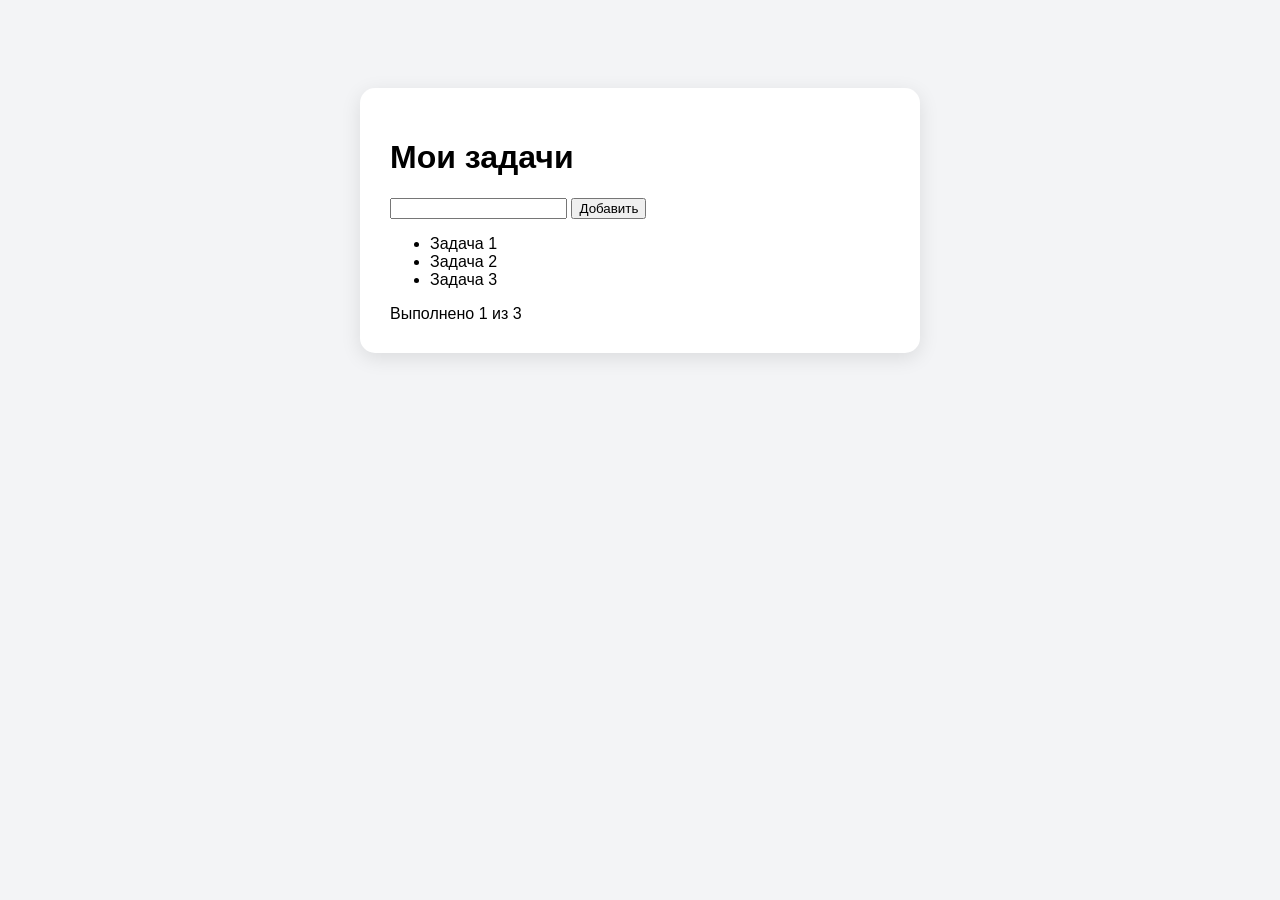
<file: lesson_10_task_tracker/index.html>
<!DOCTYPE html>
<head>
    <meta charset="UTF-8">
    <title>Планировщик задач</title>
    <link rel="stylesheet" href="style.css">
</head>
<body>
    <div class="container">
        <h1>Мои задачи</h1>

        <div>
            <input>
            <button>Добавить</button>
        </div>

        <div>
            <ul>
                <li>Задача 1</li>
                <li>Задача 2</li>
                <li>Задача 3</li>
            </ul>
        </div>

        <div>
            Выполнено 1 из 3
        </div>
    </div>
</body>
</file>
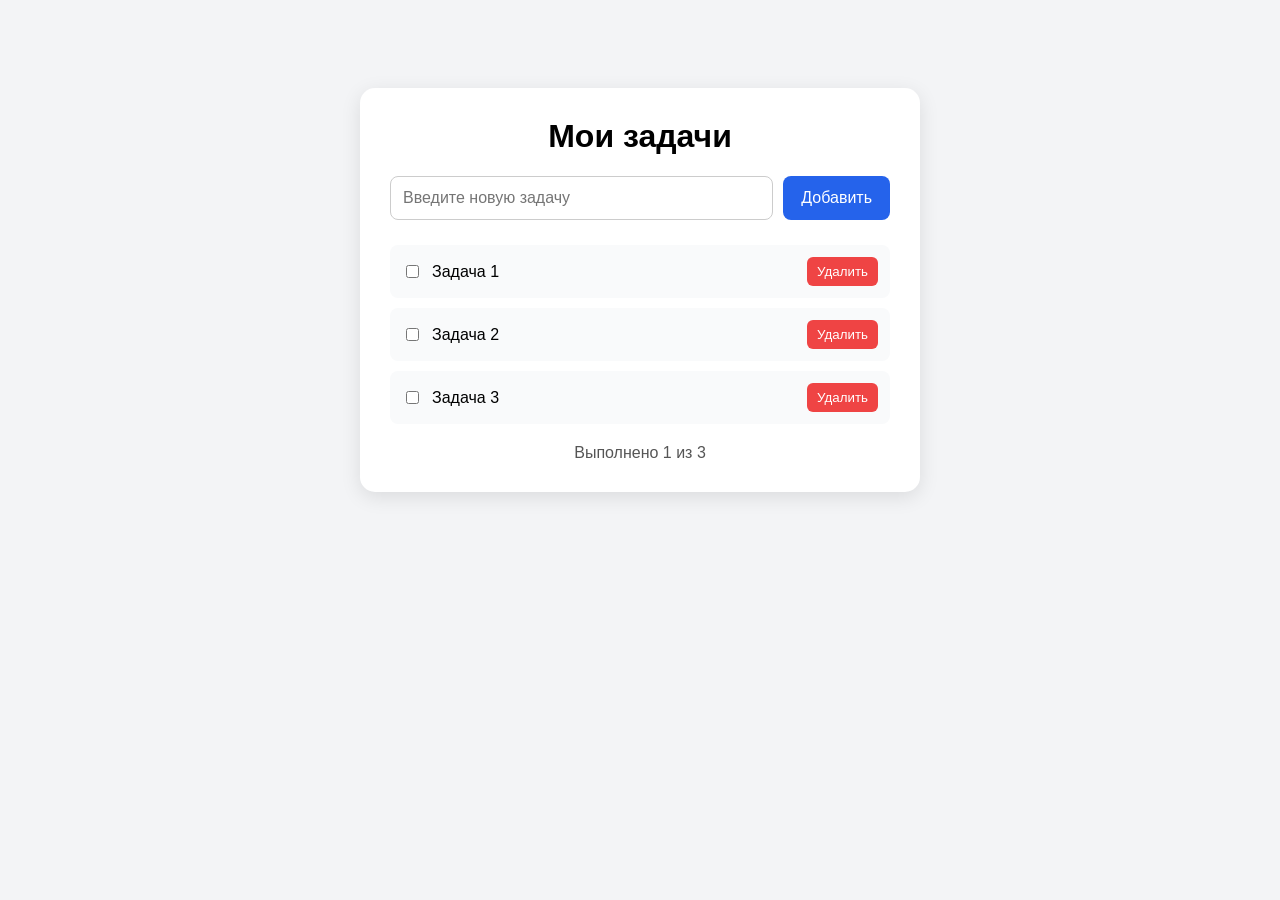
<file: lesson_11_task_tracker_2/index.html>
<!DOCTYPE html>
<head>
    <meta charset="UTF-8">
    <title>Планировщик задач</title>
    <link rel="stylesheet" href="style.css">
</head>
<body>
    <div class="container">
        <h1>Мои задачи</h1>

        <div class="task-form">
            <input placeholder="Введите новую задачу" class="task-input"> 
            <button class="add-task-button">Добавить</button>
        </div>

        <div>
            <ul class="task-list">
                <li class="task">
                    <input type="checkbox">
                    <span class="task-title">Задача 1</span>
                    <button class="delete-button">Удалить</button>
                </li>
                 <li class="task">
                    <input type="checkbox">
                    <span class="task-title">Задача 2</span>
                    <button class="delete-button">Удалить</button>
                </li>
                 <li class="task">
                    <input type="checkbox">
                    <span class="task-title">Задача 3</span>
                    <button class="delete-button">Удалить</button>
                </li>
            </ul>
        </div>

        <div class="stats">
            Выполнено 1 из 3
        </div>
    </div>
</body>
</file>
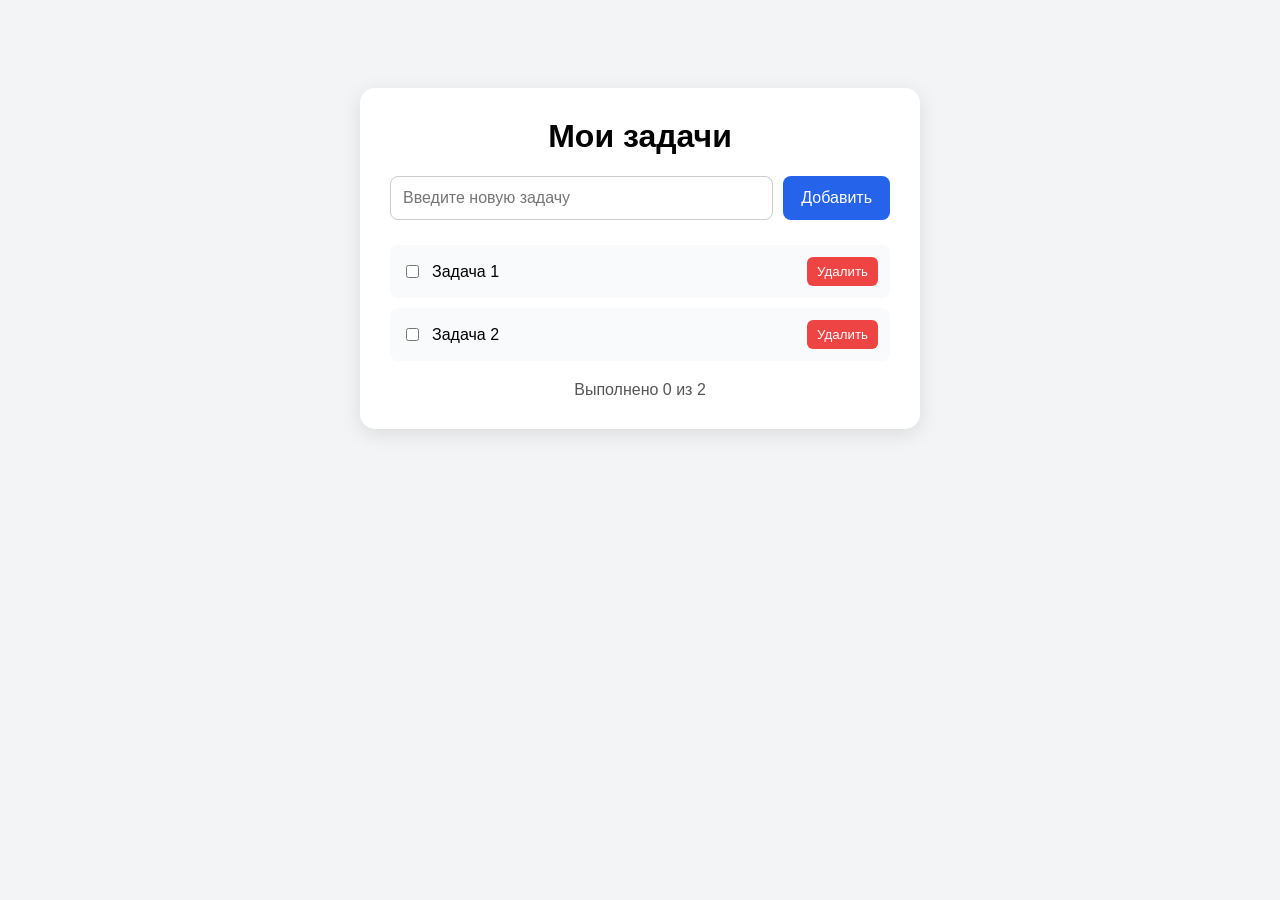
<file: lesson_12_task_tracker_3/index.html>
<!DOCTYPE html>
<head>
    <meta charset="UTF-8">
    <title>Планировщик задач</title>
    <link rel="stylesheet" href="style.css">
    <script src="script.js" defer></script>
</head>
<body>
    <div class="container">
        <h1>Мои задачи</h1>

        <div class="task-form">
            <input placeholder="Введите новую задачу" class="task-input"> 
            <button class="add-task-button">Добавить</button>
        </div>

        <div>
            <ul class="task-list" id="tasklist">
            </ul>
        </div>

        <div class="stats" id="stats">
        </div>
    </div>
</body>
</file>
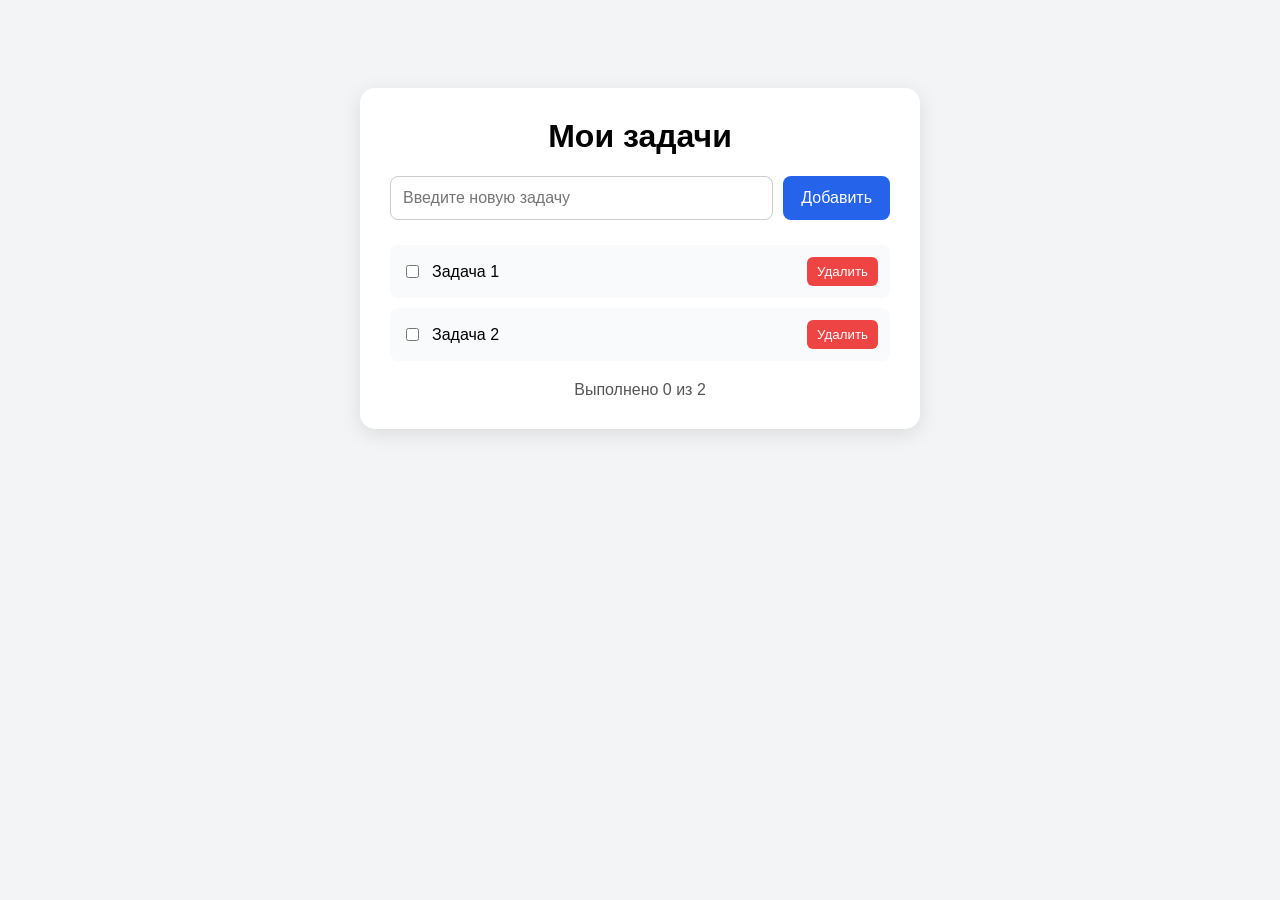
<file: lesson_13_task_tracker_4/index.html>
<!DOCTYPE html>
<head>
    <meta charset="UTF-8">
    <title>Планировщик задач</title>

    <!-- Стили подключаются отдельно, чтобы разметка отвечала только за структуру страницы. -->
    <link rel="stylesheet" href="style.css">

    <!--
        Атрибут defer откладывает выполнение скрипта до окончания разбора HTML.
        Благодаря этому JavaScript может сразу обращаться к элементам страницы.
    -->
    <script src="script.js" defer></script>
</head>
<body>
    <div class="container">
        <h1>Мои задачи</h1>

        <!-- Панель создания задачи: поле ввода и кнопка добавления. -->
        <div class="task-form">
            <input placeholder="Введите новую задачу" class="task-input" id="taskInput">
            <button class="add-task-button" onclick="add_task_button_click()">Добавить</button>
        </div>

        <!--
            JavaScript заполняет этот список элементами <li> на основе массива tasks.
            Изначально список пуст, чтобы не дублировать данные в HTML и JavaScript.
        -->
        <div>
            <ul class="task-list" id="tasklist">
            </ul>
        </div>

        <!-- Сюда выводится количество выполненных задач и их общее число. -->
        <div class="stats" id="stats">
        </div>
    </div>
</body>
</file>
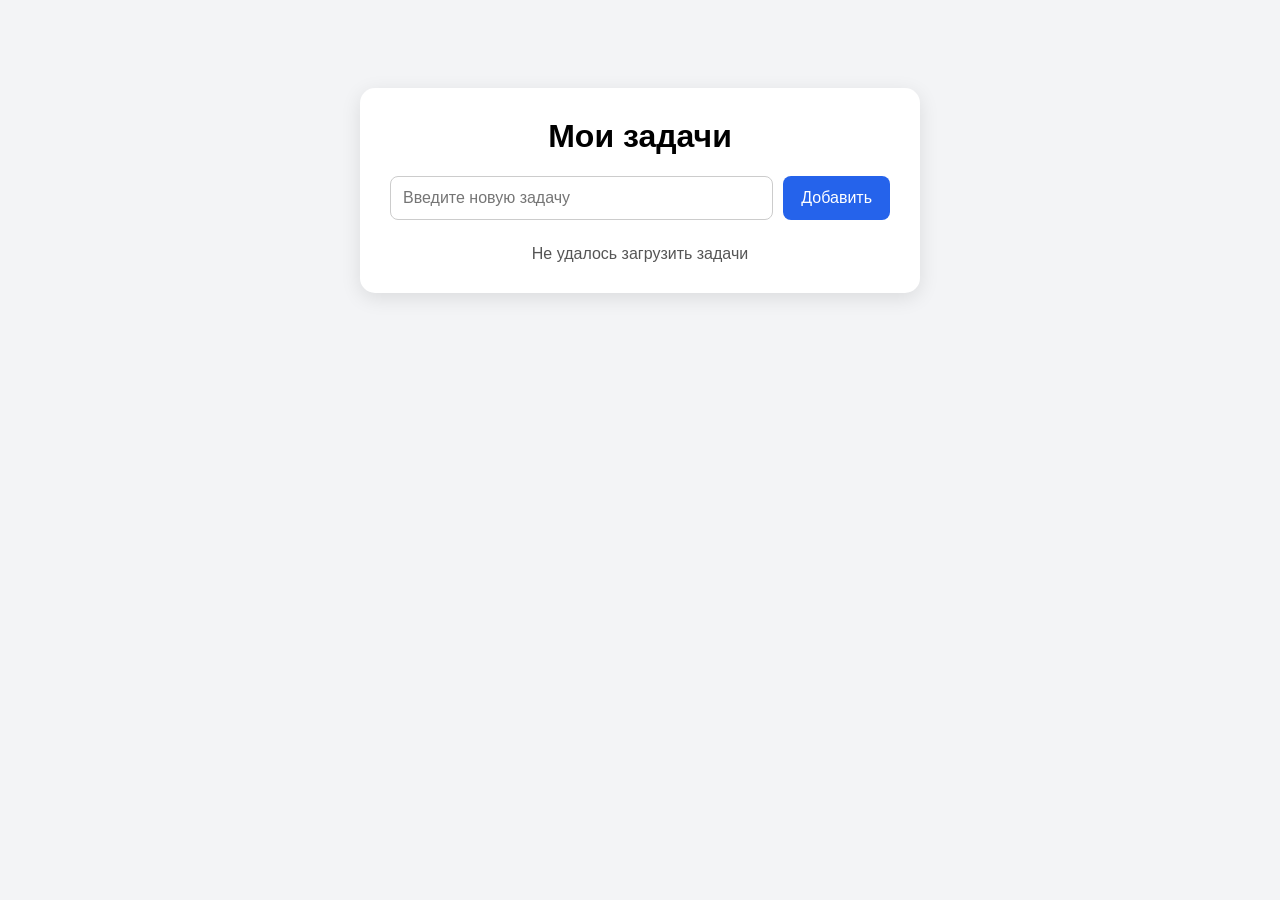
<file: lesson_14_task_tracker_5_test/index.html>
<!DOCTYPE html>
<html lang="ru">
<head>
    <meta charset="UTF-8">
    <meta name="viewport" content="width=device-width, initial-scale=1.0">
    <title>Планировщик задач</title>

    <!-- Стили подключаются отдельно, чтобы разметка отвечала только за структуру страницы. -->
    <link rel="stylesheet" href="style.css">

    <!--
        Атрибут defer откладывает выполнение скрипта до окончания разбора HTML.
        Благодаря этому JavaScript может сразу обращаться к элементам страницы.
    -->
    <script src="script.js" defer></script>
</head>
<body>
    <div class="container">
        <h1>Мои задачи</h1>

        <!-- Панель создания задачи: поле ввода и кнопка добавления. -->
        <div class="task-form">
            <input placeholder="Введите новую задачу" class="task-input" id="taskInput">
            <button class="add-task-button" onclick="add_task_button_click()">Добавить</button>
        </div>

        <!--
            JavaScript загружает задачи с FastAPI и заполняет список элементами <li>.
        -->
        <div>
            <ul class="task-list" id="tasklist">
            </ul>
        </div>

        <!-- Сюда выводится количество выполненных задач и их общее число. -->
        <div class="stats" id="stats">
        </div>
    </div>
</body>
</html>
</file>
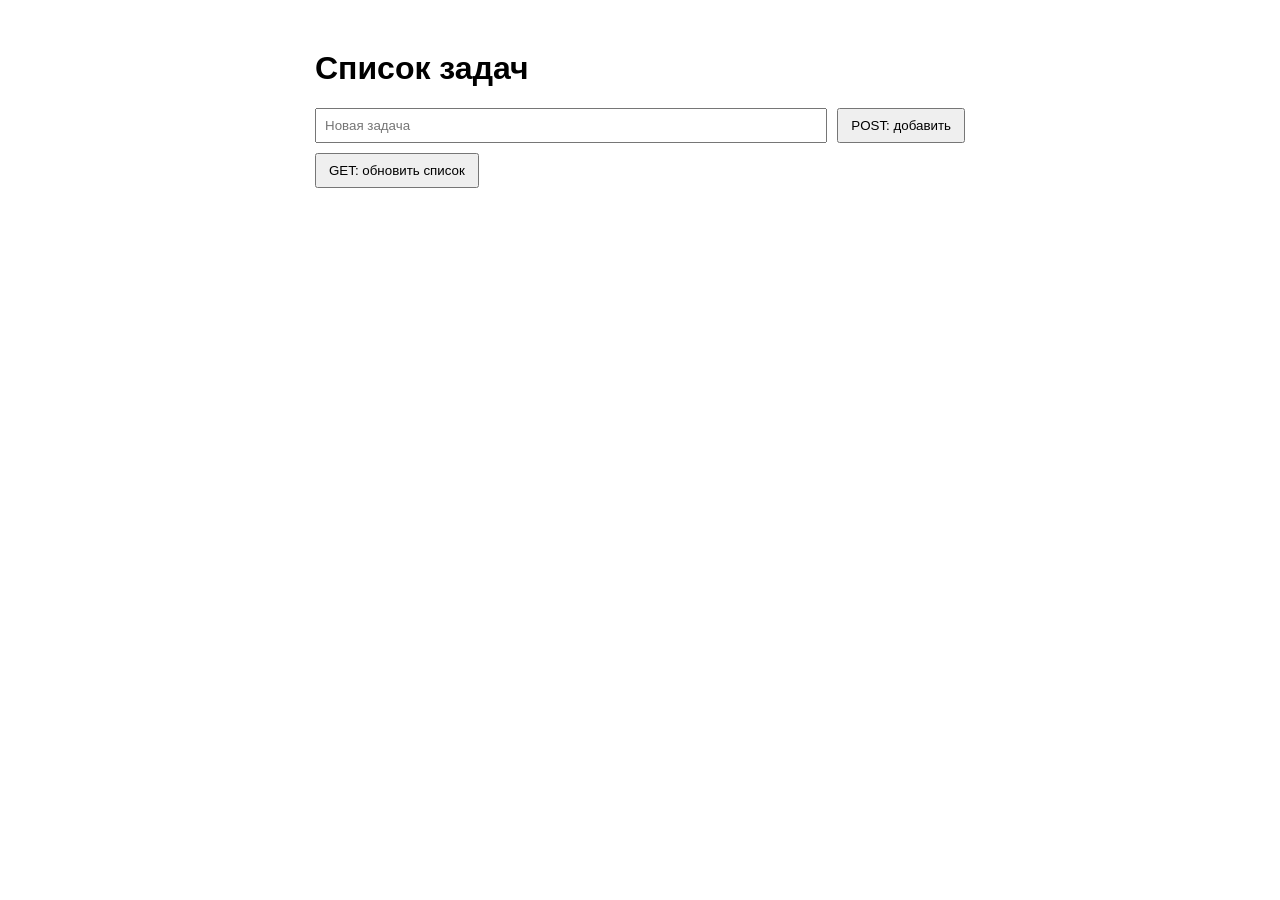
<file: lesson_15_task_tracker_6_test/index.html>
<!DOCTYPE html>
<html lang="ru">
<head>
    <meta charset="UTF-8">
    <meta name="viewport" content="width=device-width, initial-scale=1.0">
    <title>REST API — задачи</title>
    <style>
        body {
            max-width: 650px;
            margin: 50px auto;
            padding: 0 20px;
            font-family: Arial, sans-serif;
        }

        form, li {
            display: flex;
            gap: 10px;
            margin-bottom: 10px;
        }

        input[type="text"] {
            flex: 1;
            padding: 8px;
        }

        button {
            padding: 8px 12px;
            cursor: pointer;
        }

        ul {
            padding: 0;
            list-style: none;
        }

        li {
            align-items: center;
            padding: 10px;
            background: #f1f1f1;
        }

        .title {
            flex: 1;
        }

        .complete {
            color: gray;
            text-decoration: line-through;
        }

        #message {
            min-height: 20px;
            color: #555;
        }
    </style>
</head>
<body>
    <h1>Список задач</h1>

    <form id="create-form">
        <input id="new-title" type="text" placeholder="Новая задача" required>
        <button type="submit">POST: добавить</button>
    </form>

    <button type="button" onclick="loadTasks()">GET: обновить список</button>
    <p id="message"></p>
    <ul id="task-list"></ul>

    <script>
        // Backend работает отдельно от Live Server, поэтому указываем полный адрес.
        const API_URL = "http://127.0.0.1:8000/api/tasks";

        // READ: получаем массив задач через GET.
        async function loadTasks() {
            const response = await fetch(API_URL);
            const tasks = await response.json();

            const list = document.getElementById("task-list");
            list.innerHTML = "";

            for (const task of tasks) {
                const li = document.createElement("li");

                const checkbox = document.createElement("input");
                checkbox.type = "checkbox";
                checkbox.checked = task.is_complete;
                checkbox.onchange = () => updateTask(task, checkbox.checked);

                const title = document.createElement("span");
                title.className = task.is_complete ? "title complete" : "title";
                title.textContent = `${task.id}. ${task.title}`;

                const editButton = document.createElement("button");
                editButton.textContent = "PUT: изменить";
                editButton.onclick = () => editTask(task);

                const deleteButton = document.createElement("button");
                deleteButton.textContent = "DELETE";
                deleteButton.onclick = () => deleteTask(task.id);

                li.append(checkbox, title, editButton, deleteButton);
                list.append(li);
            }

            showMessage(`GET: получено задач — ${tasks.length}`);
        }

        // CREATE: отправляем новую задачу через POST.
        document.getElementById("create-form").onsubmit = async (event) => {
            event.preventDefault();
            const input = document.getElementById("new-title");

            const response = await fetch(API_URL, {
                method: "POST",
                headers: {"Content-Type": "application/json"},
                body: JSON.stringify({title: input.value})
            });

            if (!response.ok) {
                return showError(response);
            }

            input.value = "";
            await loadTasks();
        };

        // UPDATE: отправляем все изменяемые поля задачи через PUT.
        async function updateTask(task, isComplete, newTitle = task.title) {
            const response = await fetch(`${API_URL}/${task.id}`, {
                method: "PUT",
                headers: {"Content-Type": "application/json"},
                body: JSON.stringify({
                    title: newTitle,
                    is_complete: isComplete
                })
            });

            if (!response.ok) {
                return showError(response);
            }

            await loadTasks();
        }

        function editTask(task) {
            const newTitle = prompt("Новое название задачи", task.title);
            if (newTitle !== null) {
                updateTask(task, task.is_complete, newTitle);
            }
        }

        // DELETE: удаляем задачу по id.
        async function deleteTask(id) {
            const response = await fetch(`${API_URL}/${id}`, {method: "DELETE"});

            if (!response.ok) {
                return showError(response);
            }

            await loadTasks();
        }

        async function showError(response) {
            const error = await response.json();
            await loadTasks();
            showMessage(`Ошибка ${response.status}: ${error.detail}`);
        }

        function showMessage(text) {
            document.getElementById("message").textContent = text;
        }

        loadTasks();
    </script>
</body>
</html>
</file>
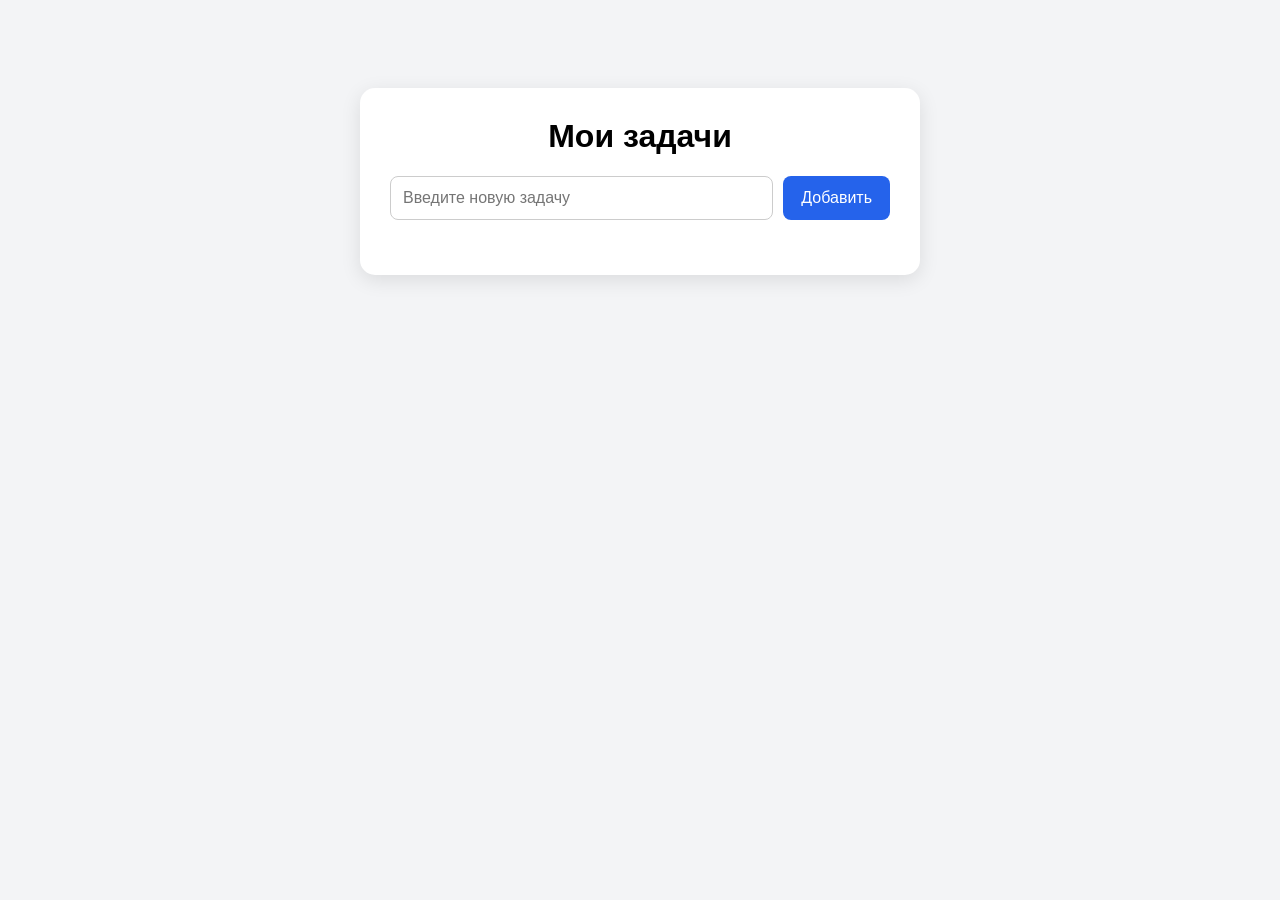
<file: lesson_17_task_tracker_8/index.html>
<!DOCTYPE html>
<head>
    <meta charset="UTF-8">
    <title>Планировщик задач</title>

    <link rel="stylesheet" href="style.css">

    <script src="script.js" defer></script>
</head>
<body>
    <div class="container">
        <h1>Мои задачи</h1>

        <div class="task-form">
            <input placeholder="Введите новую задачу" class="task-input" id="taskInput">
            <button class="add-task-button" onclick="add_task_button_click()">Добавить</button>
        </div>

        <div>
            <ul class="task-list" id="tasklist">
            </ul>
        </div>

        <div class="stats" id="stats">
        </div>
    </div>
</body>
</file>
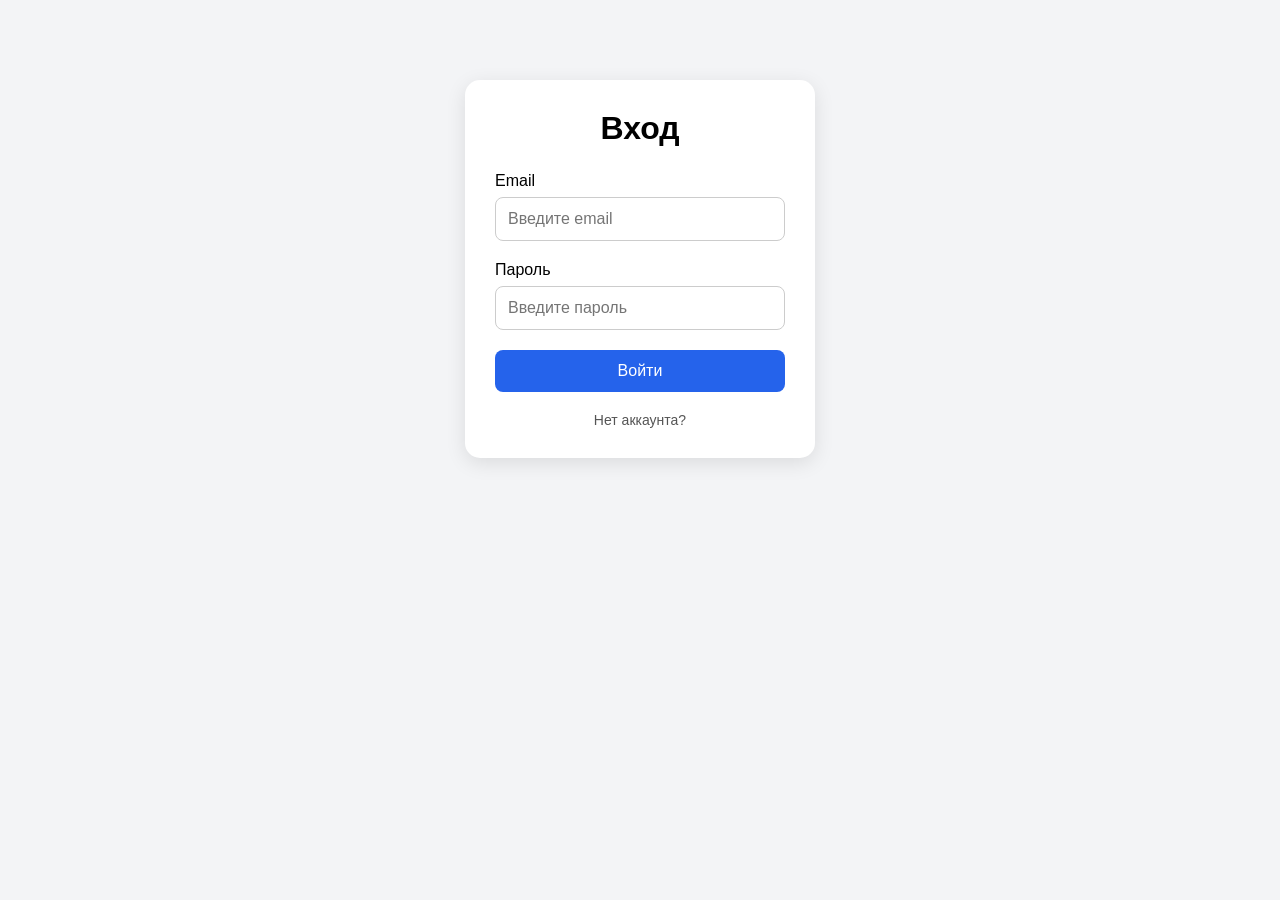
<file: lesson_10_task_tracker/dz.html>
<!DOCTYPE html>
<html lang="ru">

<head>
    <meta charset="UTF-8">
    <title>Авторизация</title>

    <style>
        * {
            box-sizing: border-box;
        }

        body {
            margin: 0;

            font-family: Arial, sans-serif;
            background: #f3f4f6;

            display: flex;
            justify-content: center;
            align-items: flex-start;

            min-height: 100vh;

            padding-top: 80px;
        }

        .container {
            width: 350px;

            background: white;

            padding: 30px;

            border-radius: 15px;

            box-shadow: 0 5px 20px rgba(0, 0, 0, 0.1);
        }

        h1 {
            margin-top: 0;
            margin-bottom: 25px;

            text-align: center;
        }

        .field {
            margin-bottom: 20px;
        }

        label {
            display: block;

            margin-bottom: 7px;
        }

        input {
            width: 100%;

            padding: 12px;

            font-size: 16px;

            border: 1px solid #ccc;
            border-radius: 8px;
        }

        .login-button {
            width: 100%;

            padding: 12px;

            background: #2563eb;
            color: white;

            border: none;
            border-radius: 8px;

            font-size: 16px;

            cursor: pointer;
        }

        .login-button:hover {
            background: #1d4ed8;
        }

        .help-text {
            margin-top: 20px;

            text-align: center;

            color: #555;

            font-size: 14px;
        }
    </style>
</head>

<body>

    <div class="container">

        <h1>Вход</h1>

        <div class="field">
            <label>Email</label>

            <input
                type="text"
                placeholder="Введите email"
            >
        </div>

        <div class="field">
            <label>Пароль</label>

            <input
                type="password"
                placeholder="Введите пароль"
            >
        </div>

        <button class="login-button">
            Войти
        </button>

        <div class="help-text">
            Нет аккаунта?
        </div>

    </div>

</body>

</html>
</file>
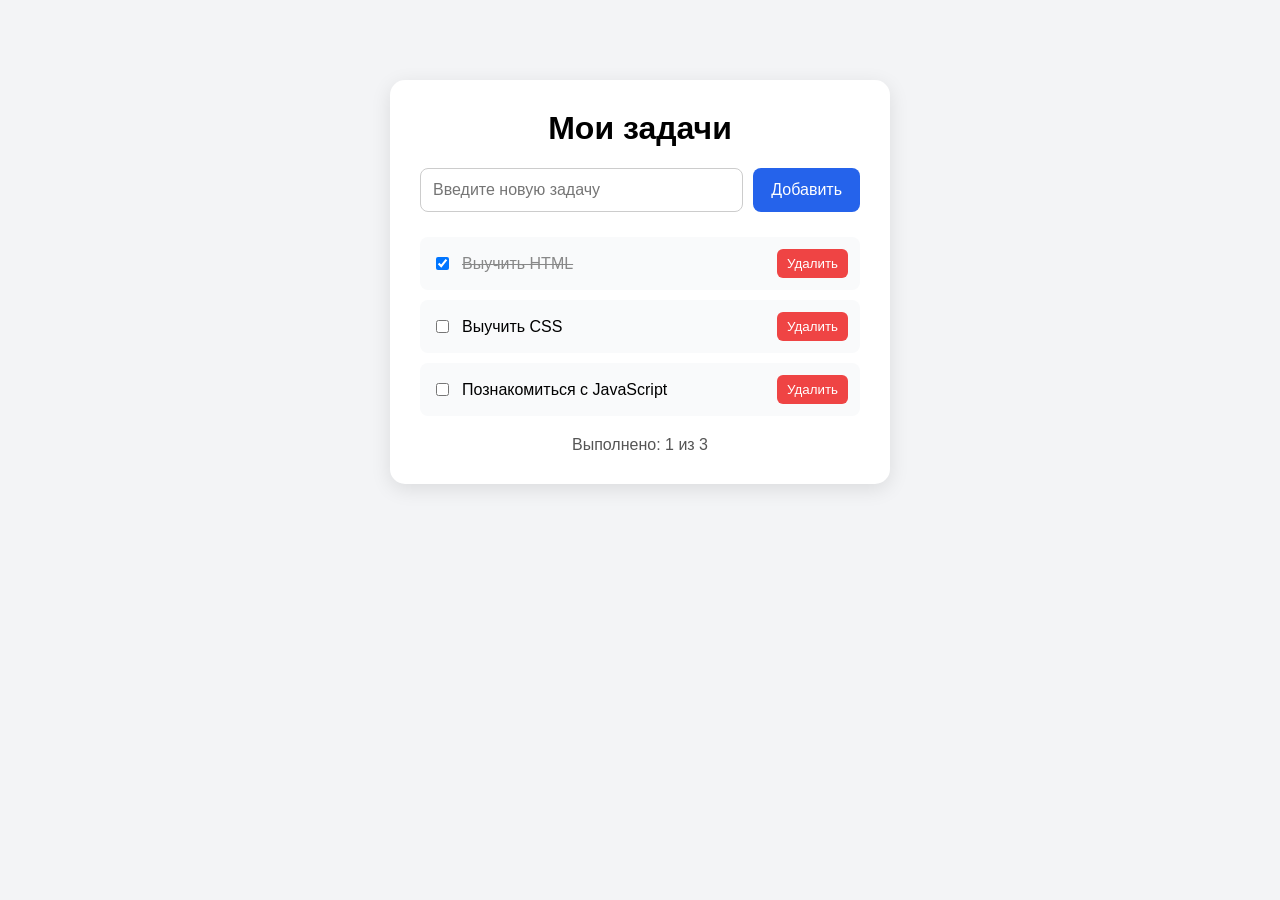
<file: lesson_10_task_tracker/index_test.html>
<!DOCTYPE html>
<html lang="ru">
<head>
    <meta charset="UTF-8">
    <title>Task Tracker</title>

    <style>
        * {
            box-sizing: border-box;
        }

        body {
            margin: 0;
            font-family: Arial, sans-serif;
            background: #f3f4f6;

            display: flex;
            justify-content: center;
            align-items: flex-start;

            min-height: 100vh;
            padding-top: 80px;
        }

        .container {
            width: 500px;
            background: white;

            padding: 30px;

            border-radius: 15px;

            box-shadow: 0 5px 20px rgba(0, 0, 0, 0.1);
        }

        h1 {
            margin-top: 0;
            text-align: center;
        }

        .task-form {
            display: flex;
            gap: 10px;

            margin-bottom: 25px;
        }

        .task-input {
            flex: 1;

            padding: 12px;

            font-size: 16px;

            border: 1px solid #ccc;
            border-radius: 8px;
        }

        .add-button {
            padding: 12px 18px;

            border: none;
            border-radius: 8px;

            background: #2563eb;
            color: white;

            font-size: 16px;

            cursor: pointer;
        }

        .add-button:hover {
            background: #1d4ed8;
        }

        .task-list {
            padding: 0;
            margin: 0;

            list-style: none;
        }

        .task {
            display: flex;
            align-items: center;
            gap: 10px;

            padding: 12px;

            margin-bottom: 10px;

            background: #f9fafb;

            border-radius: 8px;
        }

        .task-title {
            flex: 1;
        }

        .task.completed .task-title {
            text-decoration: line-through;
            color: #888;
        }

        .delete-button {
            border: none;
            background: #ef4444;
            color: white;

            padding: 7px 10px;

            border-radius: 6px;

            cursor: pointer;
        }

        .delete-button:hover {
            background: #dc2626;
        }

        .statistics {
            margin-top: 20px;

            text-align: center;

            color: #555;
        }
    </style>
</head>

<body>

<div class="container">

    <h1>Мои задачи</h1>

    <div class="task-form">

        <input
                id="taskInput"
                class="task-input"
                type="text"
                placeholder="Введите новую задачу"
        >

        <button
                id="addButton"
                class="add-button"
        >
            Добавить
        </button>

    </div>


    <ul
            id="taskList"
            class="task-list"
    >
    </ul>


    <div
            id="statistics"
            class="statistics"
    >
    </div>

</div>


<script>

    // Список всех задач
    let tasks = [
        {
            id: 1,
            title: "Выучить HTML",
            completed: true
        },
        {
            id: 2,
            title: "Выучить CSS",
            completed: false
        },
        {
            id: 3,
            title: "Познакомиться с JavaScript",
            completed: false
        }
    ];


    // Получаем элементы страницы
    const taskInput = document.querySelector("#taskInput");
    const addButton = document.querySelector("#addButton");
    const taskList = document.querySelector("#taskList");
    const statistics = document.querySelector("#statistics");


    // Рисуем задачи на странице
    function renderTasks() {

        taskList.innerHTML = "";


        for (const task of tasks) {

            const li = document.createElement("li");

            li.className = "task";


            if (task.completed) {
                li.classList.add("completed");
            }


            // Checkbox
            const checkbox = document.createElement("input");

            checkbox.type = "checkbox";

            checkbox.checked = task.completed;


            // Название задачи
            const title = document.createElement("span");

            title.className = "task-title";

            title.textContent = task.title;


            // Кнопка удаления
            const deleteButton = document.createElement("button");

            deleteButton.className = "delete-button";

            deleteButton.textContent = "Удалить";


            // Выполнить / отменить выполнение задачи
            checkbox.addEventListener("change", function () {

                task.completed = checkbox.checked;

                renderTasks();

            });


            // Удаление задачи
            deleteButton.addEventListener("click", function () {

                deleteTask(task.id);

            });


            li.appendChild(checkbox);

            li.appendChild(title);

            li.appendChild(deleteButton);


            taskList.appendChild(li);

        }


        renderStatistics();

    }


    // Добавление новой задачи
    function addTask() {

        const title = taskInput.value.trim();


        if (title === "") {
            return;
        }


        const newTask = {

            id: Date.now(),

            title: title,

            completed: false

        };


        tasks.push(newTask);


        taskInput.value = "";


        renderTasks();

    }


    // Удаление задачи
    function deleteTask(taskId) {

        tasks = tasks.filter(function (task) {

            return task.id !== taskId;

        });


        renderTasks();

    }


    // Вывод статистики
    function renderStatistics() {

        let completedCount = 0;


        for (const task of tasks) {

            if (task.completed) {
                completedCount++;
            }

        }


        statistics.textContent =
            "Выполнено: "
            + completedCount
            + " из "
            + tasks.length;

    }


    // Нажатие на кнопку "Добавить"
    addButton.addEventListener("click", function () {

        addTask();

    });


    // Добавление задачи по Enter
    taskInput.addEventListener("keydown", function (event) {

        if (event.key === "Enter") {

            addTask();

        }

    });


    // Первый запуск
    renderTasks();

</script>

</body>
</html>
</file>
<file: lesson_10_task_tracker/style.css>
body{
    display: flex;
    justify-content: center;

    padding-top: 80px;

    font-family: Arial, sans-serif;
    background: #f3f4f6;
}

.container{
    width: 500px;
    background-color: white;
    border-radius: 15px;
    box-shadow: 0 5px 20px rgba(0, 0, 0, 0.1);
    padding: 30px;
}
</file>
<file: lesson_11_task_tracker_2/style.css>
body{
    display: flex;
    justify-content: center;

    padding-top: 80px;

    font-family: Arial, sans-serif;
    background: #f3f4f6;
}

.container{
    width: 500px;
    background-color: white;
    border-radius: 15px;
    box-shadow: 0 5px 20px rgba(0, 0, 0, 0.1);
    padding: 30px;
}

h1 {
    margin-top: 0;
    text-align: center;
}

.task-form{
    display: flex;

    gap: 10px;

    margin-bottom: 25px;
}

.task-input{
    padding: 12px;

    font-size: 16px;

    border: 1px solid #ccc;
    border-radius: 8px;

    flex: 1;
}


.add-task-button{
    border: none;
    border-radius: 8px;

    padding: 12px 18px;

    background: #2563eb;
    color: white;

    cursor: pointer;

    font-size: 16px;
}

.task-list{
    padding: 0;
    margin: 0;

    list-style: none;
}

.task{
    display: flex;
    align-items: center;
    gap: 10px;

    padding: 12px;

    margin-bottom: 10px;

    background: #f9fafb;

    border-radius: 8px;
}


.task-title{
     flex: 1;
}

.delete-button {
    border: none;
    background: #ef4444;
    color: white;

    padding: 7px 10px;

    border-radius: 6px;

    cursor: pointer;
}


.stats{
    margin-top: 20px;

    text-align: center;

    color: #555;
}
</file>
<file: lesson_12_task_tracker_3/style.css>
body{
    display: flex;
    justify-content: center;

    padding-top: 80px;

    font-family: Arial, sans-serif;
    background: #f3f4f6;
}

.container{
    width: 500px;
    background-color: white;
    border-radius: 15px;
    box-shadow: 0 5px 20px rgba(0, 0, 0, 0.1);
    padding: 30px;
}

h1 {
    margin-top: 0;
    text-align: center;
}

.task-form{
    display: flex;

    gap: 10px;

    margin-bottom: 25px;
}

.task-input{
    padding: 12px;

    font-size: 16px;

    border: 1px solid #ccc;
    border-radius: 8px;

    flex: 1;
}


.add-task-button{
    border: none;
    border-radius: 8px;

    padding: 12px 18px;

    background: #2563eb;
    color: white;

    cursor: pointer;

    font-size: 16px;
}

.task-list{
    padding: 0;
    margin: 0;

    list-style: none;
}

.task{
    display: flex;
    align-items: center;
    gap: 10px;

    padding: 12px;

    margin-bottom: 10px;

    background: #f9fafb;

    border-radius: 8px;
}


.task-title{
     flex: 1;
}

.completed .task-title {
    text-decoration: line-through;
    color: #888;
}

.delete-button {
    border: none;
    background: #ef4444;
    color: white;

    padding: 7px 10px;

    border-radius: 6px;

    cursor: pointer;
}


.stats{
    margin-top: 20px;

    text-align: center;

    color: #555;
}
</file>
<file: lesson_13_task_tracker_4/style.css>
/* Базовое оформление страницы и горизонтальное центрирование приложения. */
body{
    display: flex;
    justify-content: center;

    padding-top: 80px;

    font-family: Arial, sans-serif;
    background: #f3f4f6;
}

/* Основная карточка ограничивает ширину планировщика и отделяет его от фона. */
.container{
    width: 500px;
    background-color: white;
    border-radius: 15px;
    box-shadow: 0 5px 20px rgba(0, 0, 0, 0.1);
    padding: 30px;
}

/* Заголовок выравнивается независимо от содержимого остальных блоков. */
h1 {
    margin-top: 0;
    text-align: center;
}

/* Поле ввода и кнопка располагаются в одной строке с равномерным промежутком. */
.task-form{
    display: flex;

    gap: 10px;

    margin-bottom: 25px;
}

/* flex: 1 отдаёт полю всё место, оставшееся после размещения кнопки. */
.task-input{
    padding: 12px;

    font-size: 16px;

    border: 1px solid #ccc;
    border-radius: 8px;

    flex: 1;
}

/* Основная кнопка визуально выделяет действие добавления задачи. */
.add-task-button{
    border: none;
    border-radius: 8px;

    padding: 12px 18px;

    background: #2563eb;
    color: white;

    cursor: pointer;

    font-size: 16px;
}

/* Сбрасываем стандартные отступы и маркеры браузера у списка. */
.task-list{
    padding: 0;
    margin: 0;

    list-style: none;
}

/* Каждая задача — отдельная flex-строка: checkbox, текст и кнопка удаления. */
.task{
    display: flex;
    align-items: center;
    gap: 10px;

    padding: 12px;

    margin-bottom: 10px;

    background: #f9fafb;

    border-radius: 8px;
}

/* Текст занимает свободное место и прижимает кнопку удаления к правому краю. */
.task-title{
     flex: 1;
}

/* Класс completed добавляется из JavaScript только выполненным задачам. */
.completed .task-title {
    text-decoration: line-through;
    color: #888;
}

/* Контрастный цвет подчёркивает необратимое для текущего списка действие. */
.delete-button {
    border: none;
    background: #ef4444;
    color: white;

    padding: 7px 10px;

    border-radius: 6px;

    cursor: pointer;
}

/* Итоговая статистика отделена от списка и расположена по центру карточки. */
.stats{
    margin-top: 20px;

    text-align: center;

    color: #555;
}
</file>
<file: lesson_14_task_tracker_5_test/style.css>
/* Базовое оформление страницы и горизонтальное центрирование приложения. */
body{
    display: flex;
    justify-content: center;

    padding-top: 80px;

    font-family: Arial, sans-serif;
    background: #f3f4f6;
}

/* Основная карточка ограничивает ширину планировщика и отделяет его от фона. */
.container{
    width: 500px;
    background-color: white;
    border-radius: 15px;
    box-shadow: 0 5px 20px rgba(0, 0, 0, 0.1);
    padding: 30px;
}

/* Заголовок выравнивается независимо от содержимого остальных блоков. */
h1 {
    margin-top: 0;
    text-align: center;
}

/* Поле ввода и кнопка располагаются в одной строке с равномерным промежутком. */
.task-form{
    display: flex;

    gap: 10px;

    margin-bottom: 25px;
}

/* flex: 1 отдаёт полю всё место, оставшееся после размещения кнопки. */
.task-input{
    padding: 12px;

    font-size: 16px;

    border: 1px solid #ccc;
    border-radius: 8px;

    flex: 1;
}

/* Основная кнопка визуально выделяет действие добавления задачи. */
.add-task-button{
    border: none;
    border-radius: 8px;

    padding: 12px 18px;

    background: #2563eb;
    color: white;

    cursor: pointer;

    font-size: 16px;
}

/* Сбрасываем стандартные отступы и маркеры браузера у списка. */
.task-list{
    padding: 0;
    margin: 0;

    list-style: none;
}

/* Каждая задача — отдельная flex-строка: checkbox, текст и кнопка удаления. */
.task{
    display: flex;
    align-items: center;
    gap: 10px;

    padding: 12px;

    margin-bottom: 10px;

    background: #f9fafb;

    border-radius: 8px;
}

/* Текст занимает свободное место и прижимает кнопку удаления к правому краю. */
.task-title{
     flex: 1;
}

/* Класс completed добавляется из JavaScript только выполненным задачам. */
.completed .task-title {
    text-decoration: line-through;
    color: #888;
}

/* Контрастный цвет подчёркивает необратимое для текущего списка действие. */
.delete-button {
    border: none;
    background: #ef4444;
    color: white;

    padding: 7px 10px;

    border-radius: 6px;

    cursor: pointer;
}

/* Итоговая статистика отделена от списка и расположена по центру карточки. */
.stats{
    margin-top: 20px;

    text-align: center;

    color: #555;
}
</file>
<file: lesson_17_task_tracker_8/style.css>
body{
    display: flex;
    justify-content: center;

    padding-top: 80px;

    font-family: Arial, sans-serif;
    background: #f3f4f6;
}

.container{
    width: 500px;
    background-color: white;
    border-radius: 15px;
    box-shadow: 0 5px 20px rgba(0, 0, 0, 0.1);
    padding: 30px;
}

h1 {
    margin-top: 0;
    text-align: center;
}

.task-form{
    display: flex;

    gap: 10px;

    margin-bottom: 25px;
}

.task-input{
    padding: 12px;

    font-size: 16px;

    border: 1px solid #ccc;
    border-radius: 8px;

    flex: 1;
}

.add-task-button{
    border: none;
    border-radius: 8px;

    padding: 12px 18px;

    background: #2563eb;
    color: white;

    cursor: pointer;

    font-size: 16px;
}

.task-list{
    padding: 0;
    margin: 0;

    list-style: none;
}

.task{
    display: flex;
    align-items: center;
    gap: 10px;

    padding: 12px;

    margin-bottom: 10px;

    background: #f9fafb;

    border-radius: 8px;
}

.task-title{
     flex: 1;
}

.completed .task-title {
    text-decoration: line-through;
    color: #888;
}

.delete-button {
    border: none;
    background: #ef4444;
    color: white;

    padding: 7px 10px;

    border-radius: 6px;

    cursor: pointer;
}

.stats{
    margin-top: 20px;

    text-align: center;

    color: #555;
}
</file>
